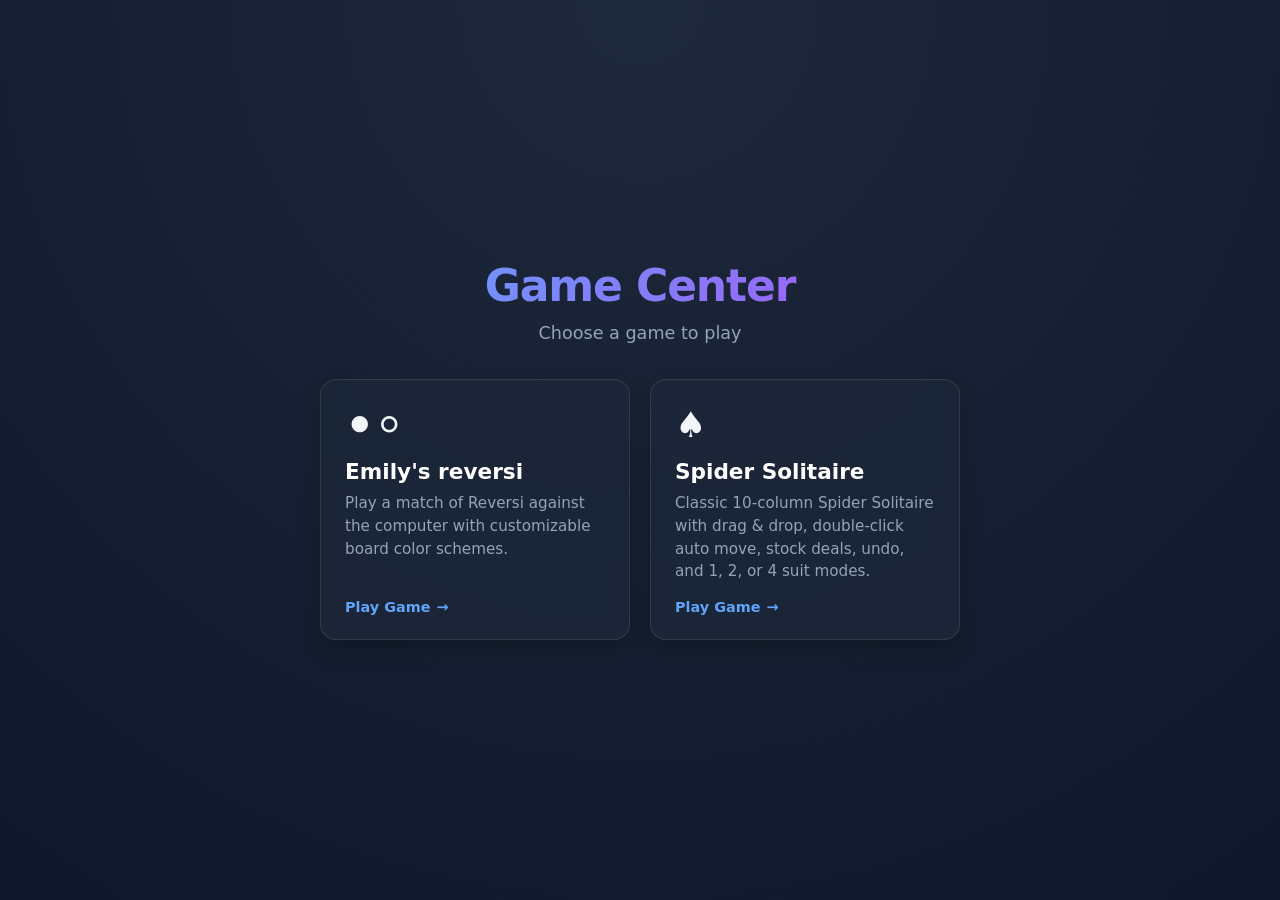
<file: index.html>
<!DOCTYPE html>
<html lang="en">

<head>
  <meta charset="UTF-8">
  <meta name="viewport" content="width=device-width, initial-scale=1.0">
  <title>Games Portal</title>
  <style>
    * {
      box-sizing: border-box;
      margin: 0;
      padding: 0;
    }

    body {
      background: radial-gradient(circle at top, #1e293b, #0f172a);
      color: #f1f5f9;
      font-family: system-ui, -apple-system, BlinkMacSystemFont, "Segoe UI", Roboto, sans-serif;
      min-height: 100vh;
      display: flex;
      flex-direction: column;
      align-items: center;
      justify-content: center;
      padding: 24px;
    }

    .container {
      max-width: 640px;
      width: 100%;
      text-align: center;
    }

    h1 {
      font-size: 2.75rem;
      font-weight: 800;
      letter-spacing: -0.025em;
      margin-bottom: 12px;
      background: linear-gradient(135deg, #60a5fa, #a855f7);
      -webkit-background-clip: text;
      -webkit-text-fill-color: transparent;
    }

    p.subtitle {
      color: #94a3b8;
      font-size: 1.1rem;
      margin-bottom: 36px;
    }

    .cards-grid {
      display: grid;
      grid-template-columns: repeat(auto-fit, minmax(260px, 1fr));
      gap: 20px;
    }

    .game-card {
      display: flex;
      flex-direction: column;
      align-items: flex-start;
      text-align: left;
      padding: 24px;
      background: rgba(30, 41, 59, 0.7);
      border: 1px solid rgba(255, 255, 255, 0.1);
      border-radius: 16px;
      text-decoration: none;
      color: inherit;
      backdrop-filter: blur(8px);
      box-shadow: 0 10px 25px -5px rgba(0, 0, 0, 0.3);
      transition: all 0.25s cubic-bezier(0.4, 0, 0.2, 1);
    }

    .game-card:hover {
      transform: translateY(-4px);
      border-color: rgba(96, 165, 250, 0.5);
      box-shadow: 0 16px 30px -5px rgba(59, 130, 246, 0.25);
    }

    .card-icon {
      font-size: 2.2rem;
      margin-bottom: 14px;
    }

    .card-title {
      font-size: 1.35rem;
      font-weight: 700;
      color: #ffffff;
      margin-bottom: 8px;
    }

    .card-desc {
      font-size: 0.95rem;
      color: #94a3b8;
      line-height: 1.5;
      margin-bottom: 16px;
      flex-grow: 1;
    }

    .card-action {
      font-size: 0.9rem;
      font-weight: 600;
      color: #60a5fa;
      display: flex;
      align-items: center;
      gap: 6px;
    }

    .card-action span {
      transition: transform 0.2s ease;
    }

    .game-card:hover .card-action span {
      transform: translateX(4px);
    }
  </style>
</head>

<body>
  <div class="container">
    <h1>Game Center</h1>
    <p class="subtitle">Choose a game to play</p>

    <div class="cards-grid">
      <a href="reversiemily/emily.html" class="game-card">
        <div class="card-icon">&#9899;&#9898;</div>
        <div class="card-title">Emily's reversi</div>
        <div class="card-desc">Play a match of Reversi against the computer with customizable board color schemes.</div>
        <div class="card-action">Play Game <span>&rarr;</span></div>
      </a>

      <a href="spider/index.html" class="game-card">
        <div class="card-icon">&#9824;&#65039;</div>
        <div class="card-title">Spider Solitaire</div>
        <div class="card-desc">Classic 10-column Spider Solitaire with drag & drop, double-click auto move, stock deals,
          undo, and 1, 2, or 4 suit modes.</div>
        <div class="card-action">Play Game <span>&rarr;</span></div>
      </a>
    </div>
  </div>
</body>

</html>
</file>
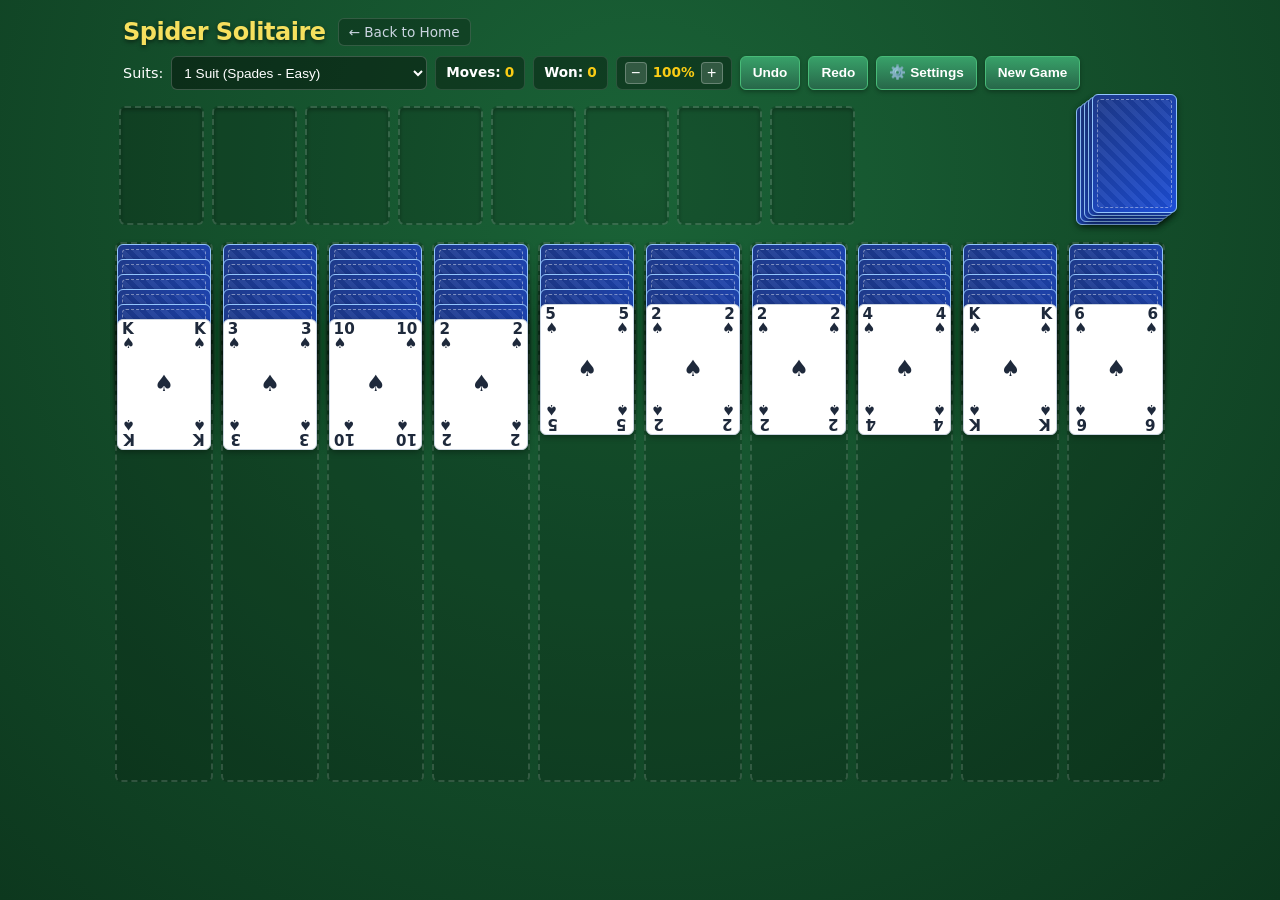
<file: spider/index.html>
<!DOCTYPE html>
<html lang="en">
<head>
  <meta charset="UTF-8">
  <meta name="viewport" content="width=device-width, initial-scale=1.0">
  <title>Spider Solitaire</title>
  <link rel="stylesheet" href="style.css">
</head>
<body>
  <div id="banner" class="banner">All columns must contain at least one card to deal!</div>

  <header>
    <div class="header-left">
      <h1>Spider Solitaire</h1>
      <a href="../index.html" class="nav-link">&larr; Back to Home</a>
    </div>

    <div class="controls">
      <label for="difficultySelect">Suits: </label>
      <select id="difficultySelect">
        <option value="1" selected>1 Suit (Spades - Easy)</option>
        <option value="2">2 Suits (Spades & Hearts - Medium)</option>
        <option value="4">4 Suits (Hard)</option>
      </select>
      <div class="stat-badge">Moves: <span id="movesCount">0</span></div>
      <div class="stat-badge" id="gamesWonBadge" title="Won Games: 0 Easy (1 suit), 0 Medium (2 suits), 0 Hard (4 suits)">Won: <span id="gamesWonVal">0</span></div>
      <div class="stat-badge zoom-controls">
        <button id="zoomOutBtn" class="zoom-btn" title="Zoom Out">&minus;</button>
        <span id="zoomVal">100%</span>
        <button id="zoomInBtn" class="zoom-btn" title="Zoom In">&plus;</button>
      </div>
      <button id="undoBtn" class="btn" title="Undo (Ctrl+Z)">Undo</button>
      <button id="redoBtn" class="btn" title="Redo (Ctrl+Y or Ctrl+Shift+Z)">Redo</button>
      <button id="settingsBtn" class="btn" title="Settings">⚙️ Settings</button>
      <button id="newGameBtn" class="btn">New Game</button>
    </div>
  </header>

  <div class="table-container">
    <div class="top-area">
      <!-- Completed Runs (Foundations) -->
      <div class="completed-sets-container" id="completedContainer"></div>

      <!-- Stock piles (5 deals of 10 cards) -->
      <div class="stock-container" id="stockContainer"></div>
    </div>

    <!-- 10 Tableau Columns -->
    <div class="tableau-container" id="tableauContainer"></div>
  </div>

  <!-- Settings Modal Dialog -->
  <div id="settingsOverlay" class="overlay hidden">
    <div class="settings-modal">
      <div class="settings-header">
        <h3>Game Settings</h3>
        <button id="closeSettingsBtn" class="close-btn" title="Close">&times;</button>
      </div>

      <div class="setting-item">
        <label for="bgThemeSelect">Background Felt:</label>
        <select id="bgThemeSelect">
          <option value="classic-green">Classic Green Felt</option>
          <option value="dark-slate">Dark Slate / Midnight</option>
          <option value="royal-blue">Royal Blue</option>
          <option value="burgundy">Burgundy Red</option>
          <option value="emerald">Deep Emerald</option>
        </select>
      </div>

      <div class="setting-item">
        <label for="deckColorSelect">Deck / Card-Back Color:</label>
        <select id="deckColorSelect">
          <option value="classic-blue">Classic Navy Blue</option>
          <option value="crimson-red">Crimson Red</option>
          <option value="emerald-green">Emerald Green</option>
          <option value="amethyst-purple">Amethyst Purple</option>
          <option value="carbon-black">Carbon / Obsidian</option>
        </select>
      </div>

      <div class="setting-item">
        <label for="animSpeedSelect">Dealing Animation Speed:</label>
        <select id="animSpeedSelect">
          <option value="fast">Fast (20ms / 0.28s)</option>
          <option value="normal" selected>Normal (50ms / 0.42s)</option>
          <option value="slow">Slow (100ms / 0.8s)</option>
          <option value="super-slow">Super Slow-Mo (200ms / 2.0s)</option>
          <option value="instant">Instant (No Animation)</option>
        </select>
      </div>

      <div class="settings-actions">
        <button id="saveSettingsBtn" class="btn" style="width: 100%;">Done</button>
      </div>
    </div>
  </div>

  <div id="winOverlay" class="overlay hidden">
    <h2>Congratulations! 🎉</h2>
    <p id="winStats">You cleared all 8 card sequences!</p>
    <button id="winNewGameBtn" class="btn" style="font-size: 1.1rem; padding: 12px 30px;">Play Another Game</button>
  </div>

  <script src="spider.js"></script>
</body>
</html>
</file>
<file: spider/style.css>
* {
  box-sizing: border-box;
  user-select: none;
  -webkit-user-select: none;
  margin: 0;
  padding: 0;
}
html, body {
  overflow-y: hidden;
  height: 100%;
}
:root {
  --bg-gradient: radial-gradient(circle at 50% 20%, #1a6337, #0d381e);
  --deck-gradient: linear-gradient(135deg, #1e3a8a, #1d4ed8);
  --deck-border: #93c5fd;
  --deal-duration: 0.42s;
}

body {
  background: var(--bg-gradient);
  font-family: system-ui, -apple-system, BlinkMacSystemFont, "Segoe UI", Roboto, sans-serif;
  color: #fff;
  display: flex;
  flex-direction: column;
  align-items: center;
  padding: 14px 8px 30px 8px;
  transition: background 0.3s ease;
}
header {
  width: 100%;
  max-width: 1050px;
  display: flex;
  flex-wrap: wrap;
  justify-content: space-between;
  align-items: center;
  gap: 10px;
  margin-bottom: 12px;
  padding: 4px 8px;
}
.header-left {
  display: flex;
  align-items: center;
  gap: 12px;
}
h1 {
  font-size: 1.5rem;
  font-weight: 800;
  letter-spacing: -0.5px;
  color: #f6e05e;
  text-shadow: 0 2px 4px rgba(0,0,0,0.5);
  white-space: nowrap;
}
.nav-link {
  color: #cbd5e1;
  text-decoration: none;
  font-size: 0.85rem;
  padding: 5px 10px;
  background: rgba(0,0,0,0.25);
  border-radius: 6px;
  border: 1px solid rgba(255,255,255,0.15);
  transition: all 0.2s;
  white-space: nowrap;
}
.nav-link:hover {
  background: rgba(0,0,0,0.45);
  color: #fff;
}
.controls {
  display: flex;
  align-items: center;
  gap: 8px;
  font-size: 0.9rem;
  flex-wrap: wrap;
}
.stat-badge {
  background: rgba(0, 0, 0, 0.35);
  padding: 0 10px;
  height: 34px;
  box-sizing: border-box;
  display: inline-flex;
  align-items: center;
  justify-content: center;
  gap: 4px;
  border-radius: 6px;
  border: 1px solid rgba(255, 255, 255, 0.12);
  font-weight: 600;
  font-size: 0.85rem;
  line-height: 1;
  white-space: nowrap;
}
.stat-badge span {
  color: #facc15;
  font-variant-numeric: tabular-nums;
  line-height: 1;
}
.btn {
  background: linear-gradient(180deg, #38a169, #276749);
  color: white;
  border: 1px solid #48bb78;
  border-radius: 6px;
  padding: 0 12px;
  height: 34px;
  display: inline-flex;
  align-items: center;
  justify-content: center;
  font-size: 0.85rem;
  font-weight: 600;
  cursor: pointer;
  box-shadow: 0 2px 4px rgba(0,0,0,0.3);
  transition: all 0.15s;
  white-space: nowrap;
  line-height: 1;
}
.btn:hover {
  background: linear-gradient(180deg, #48bb78, #2f855a);
  transform: translateY(-1px);
}
.btn:active {
  transform: translateY(0);
}
select {
  background: rgba(0,0,0,0.4);
  color: #fff;
  border: 1px solid rgba(255,255,255,0.2);
  padding: 0 8px;
  height: 34px;
  display: inline-flex;
  align-items: center;
  border-radius: 6px;
  font-size: 0.85rem;
  outline: none;
  cursor: pointer;
}
select option {
  background: #1a202c;
  color: white;
}

/* Table layout */
.table-container {
  width: 100%;
  max-width: 1050px;
  display: flex;
  flex-direction: column;
  gap: 16px;
  transform-origin: top center;
  transition: transform 0.15s ease-out;
}

.zoom-controls {
  display: inline-flex;
  align-items: center;
  gap: 6px;
  padding: 0 8px;
  height: 34px;
}
.zoom-btn {
  background: rgba(255, 255, 255, 0.15);
  color: white;
  border: 1px solid rgba(255, 255, 255, 0.25);
  border-radius: 4px;
  width: 22px;
  height: 22px;
  display: flex;
  align-items: center;
  justify-content: center;
  cursor: pointer;
  font-size: 1rem;
  line-height: 1;
  transition: background 0.15s;
}
  align-items: center;
  justify-content: center;
  cursor: pointer;
  font-size: 1.1rem;
  line-height: 1;
  transition: background 0.15s;
}
.zoom-btn:hover {
  background: rgba(255, 255, 255, 0.3);
}
.zoom-btn:active {
  transform: scale(0.95);
}

.top-area {
  display: flex;
  justify-content: space-between;
  align-items: flex-start;
  min-height: 120px;
  padding: 0 4px;
}

.completed-sets-container {
  display: flex;
  gap: 8px;
  flex-wrap: wrap;
  align-items: center;
}

.stock-container {
  display: flex;
  gap: 6px;
  align-items: center;
}

/* Tableau columns */
.tableau-container {
  display: grid;
  grid-template-columns: repeat(10, 1fr);
  gap: 8px;
  min-height: 540px;
}

.column {
  position: relative;
  background: rgba(0, 0, 0, 0.15);
  border-radius: 6px;
  border: 2px dashed rgba(255, 255, 255, 0.15);
  min-height: 125px;
  transition: border-color 0.2s, background 0.2s;
}
.column.drag-over {
  background: rgba(255, 255, 255, 0.1);
  border-color: #f6e05e;
}
.card.target-highlight {
  background: #cbd5e1 !important;
  box-shadow: 0 0 0 3px #facc15, 0 6px 16px rgba(250, 204, 21, 0.6) !important;
  transform: translateY(-4px) scale(1.02);
  z-index: 99 !important;
}

.card.is-peeking {
  z-index: 1000 !important;
  box-shadow: 0 0 0 3px #facc15, 0 12px 28px rgba(0, 0, 0, 0.75) !important;
  transform: scale(1.1) translateY(-14px) !important;
  transition: transform 0.12s ease-out, box-shadow 0.12s ease-out !important;
}

.card.animating-deal {
  transition: transform var(--deal-duration) cubic-bezier(0.2, 0.8, 0.2, 1), opacity var(--deal-duration) ease-out !important;
  z-index: 200 !important;
}

.animating-completed-flight {
  position: absolute !important;
  pointer-events: none !important;
  z-index: 9999 !important;
  transform-origin: top left !important;
  box-shadow: none !important;
  margin: 0 !important;
  will-change: transform;
}
.animating-completed-flight .card {
  max-height: none !important;
  box-shadow: 0 4px 12px rgba(0, 0, 0, 0.45) !important;
}

/* Card styling */
.card {
  width: 100%;
  aspect-ratio: 5 / 7;
  position: absolute;
  left: 0;
  border-radius: 6px;
  background: #ffffff;
  box-shadow: 0 2px 6px rgba(0, 0, 0, 0.35);
  border: 1px solid #cbd5e1;
  display: flex;
  flex-direction: column;
  justify-content: space-between;
  padding: 2px 4px 4px 4px;
  cursor: default;
  transition: transform 0.1s ease, box-shadow 0.1s ease;
}
.card.face-down,
.stock-card {
  background: var(--deck-gradient);
  border: 1px solid var(--deck-border);
  position: absolute;
}
.card.face-down::after,
.stock-card::after {
  content: "";
  position: absolute;
  inset: 4px;
  border: 1px dashed rgba(255,255,255,0.4);
  border-radius: 4px;
  background: repeating-linear-gradient(
    45deg,
    rgba(255,255,255,0.05),
    rgba(255,255,255,0.05) 5px,
    rgba(0,0,0,0.05) 5px,
    rgba(0,0,0,0.05) 10px
  );
}
.card.face-up {
  cursor: grab;
}
.card.face-up:active {
  cursor: grabbing;
}
.card.is-dragging {
  opacity: 0.3;
}
.card.red {
  color: #dc2626;
}
.card.black {
  color: #1e293b;
}
.card-row {
  display: flex;
  justify-content: space-between;
  width: 100%;
}
.card-corner {
  display: flex;
  flex-direction: column;
  line-height: 0.95;
}
.corner-tl {
  align-items: flex-start;
}
.corner-tr {
  align-items: flex-end;
}
.corner-bl {
  align-items: flex-start;
  transform: rotate(180deg);
}
.corner-br {
  align-items: flex-end;
  transform: rotate(180deg);
}
.card-rank {
  font-size: 0.95rem;
  font-weight: 800;
  line-height: 1;
}
.card-suit {
  font-size: 0.9rem;
  line-height: 1;
  margin-top: -1px;
}
.card-center {
  align-self: center;
  font-size: 1.4rem;
  line-height: 1;
}

/* Stock pile */
.stock-slot {
  width: clamp(55px, 8vw, 85px);
  aspect-ratio: 5 / 7;
  cursor: pointer;
  position: relative;
}
.stock-card {
  width: 100%;
  height: 100%;
  border-radius: 6px;
  background: linear-gradient(135deg, #1e3a8a, #1d4ed8);
  border: 1px solid #93c5fd;
  box-shadow: 0 3px 6px rgba(0,0,0,0.4);
  position: absolute;
  transition: transform 0.15s;
}
.stock-card:hover {
  transform: translateY(-2px);
}
.stock-empty {
  width: clamp(55px, 8vw, 85px);
  aspect-ratio: 5 / 7;
  border: 2px dashed rgba(255,255,255,0.2);
  border-radius: 6px;
  display: flex;
  align-items: center;
  justify-content: center;
  color: rgba(255,255,255,0.3);
  font-size: 0.8rem;
}

.foundation-slot {
  width: clamp(55px, 8vw, 85px);
  position: relative;
  background: transparent;
  border: none;
  box-shadow: none;
}
.foundation-slot:empty {
  aspect-ratio: 5 / 7;
  border: 2px dashed rgba(255,255,255,0.15);
  border-radius: 6px;
  background: rgba(0,0,0,0.15);
  box-shadow: inset 0 2px 4px rgba(0,0,0,0.3);
}
.foundation-slot .card {
  position: relative;
  top: 0;
  left: 0;
  width: 100%;
  aspect-ratio: 5 / 7;
  border-radius: 6px;
  box-shadow: 0 2px 6px rgba(0, 0, 0, 0.35);
}

/* Notification banner */
.banner {
  position: fixed;
  top: 20px;
  background: rgba(220, 38, 38, 0.9);
  color: white;
  padding: 10px 20px;
  border-radius: 8px;
  font-weight: 600;
  box-shadow: 0 4px 12px rgba(0,0,0,0.4);
  z-index: 100;
  opacity: 0;
  transform: translateY(-20px);
  transition: opacity 0.3s, transform 0.3s;
  pointer-events: none;
}
.banner.show {
  opacity: 1;
  transform: translateY(0);
}

/* Settings Modal */
.settings-modal {
  background: #1e293b;
  border: 1px solid rgba(255, 255, 255, 0.2);
  border-radius: 14px;
  width: 90%;
  max-width: 440px;
  padding: 24px;
  display: flex;
  flex-direction: column;
  gap: 18px;
  box-shadow: 0 20px 40px rgba(0, 0, 0, 0.7);
  color: #f1f5f9;
}
.settings-header {
  display: flex;
  justify-content: space-between;
  align-items: center;
  border-bottom: 1px solid rgba(255, 255, 255, 0.12);
  padding-bottom: 10px;
}
.settings-header h3 {
  font-size: 1.3rem;
  color: #facc15;
}
.close-btn {
  background: transparent;
  border: none;
  color: #94a3b8;
  font-size: 1.6rem;
  cursor: pointer;
  line-height: 1;
}
.close-btn:hover {
  color: #fff;
}
.setting-item {
  display: flex;
  flex-direction: column;
  gap: 6px;
}
.setting-item label {
  font-size: 0.95rem;
  font-weight: 600;
  color: #cbd5e1;
}
.setting-item select {
  width: 100%;
}
.settings-actions {
  margin-top: 8px;
}
.overlay {
  position: fixed;
  inset: 0;
  background: rgba(10, 25, 15, 0.85);
  backdrop-filter: blur(5px);
  display: flex;
  flex-direction: column;
  align-items: center;
  justify-content: center;
  z-index: 200;
  gap: 16px;
}
.overlay.hidden {
  display: none;
}
.overlay h2 {
  font-size: 2.5rem;
  color: #facc15;
  text-shadow: 0 4px 12px rgba(0,0,0,0.6);
}
.overlay p {
  font-size: 1.2rem;
  color: #e2e8f0;
}
</file>
